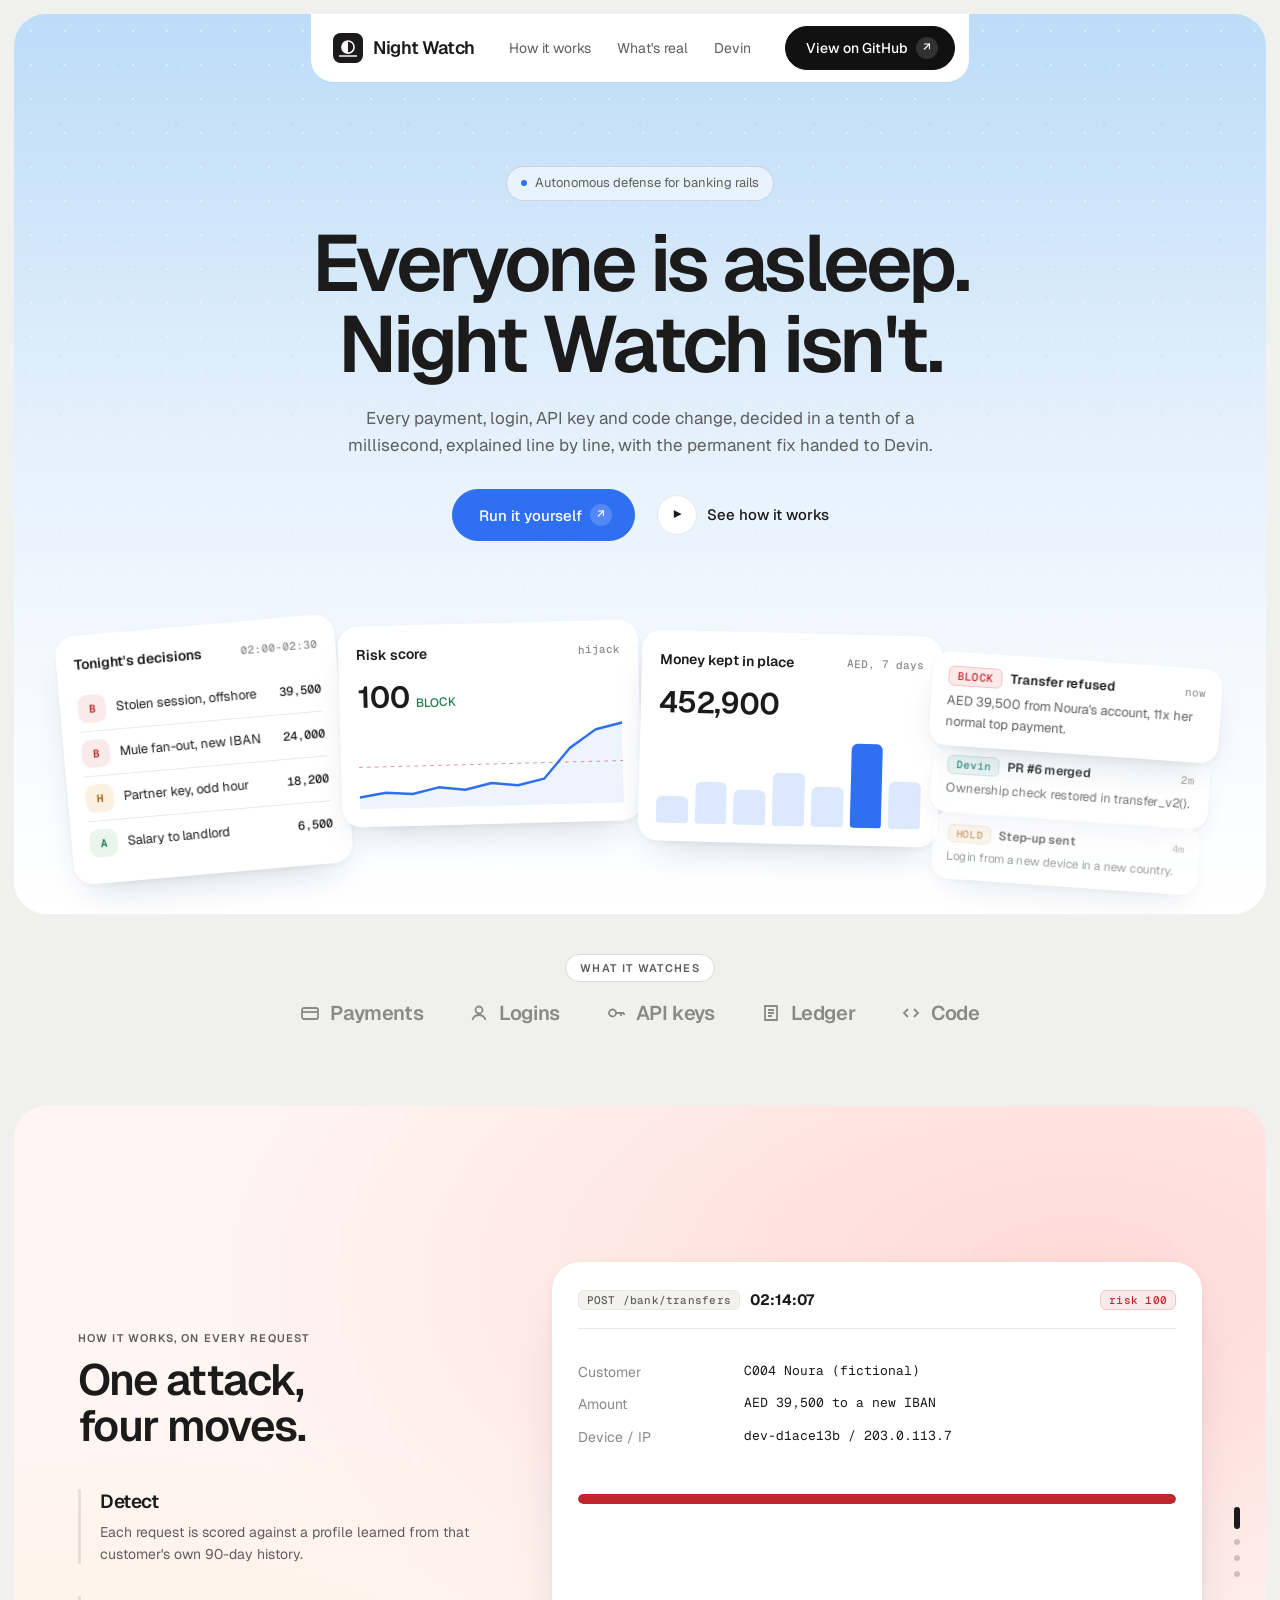
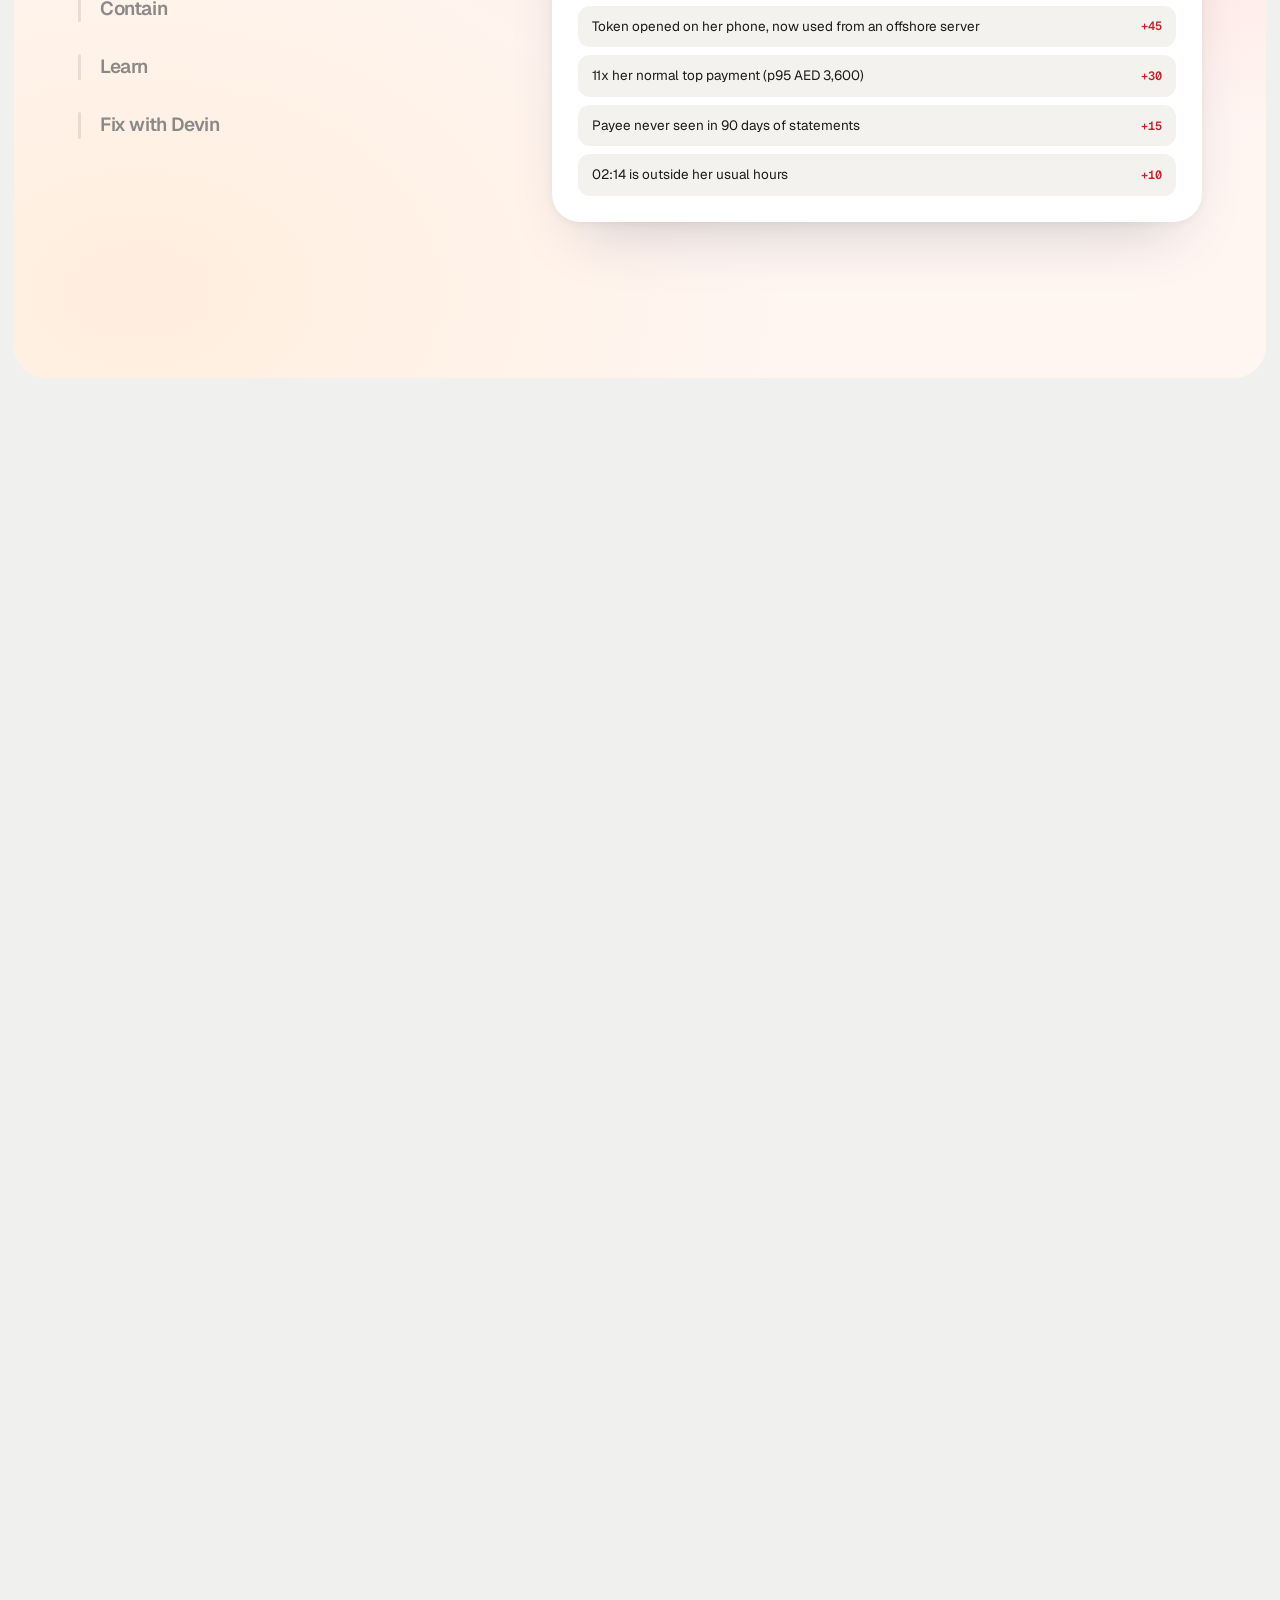
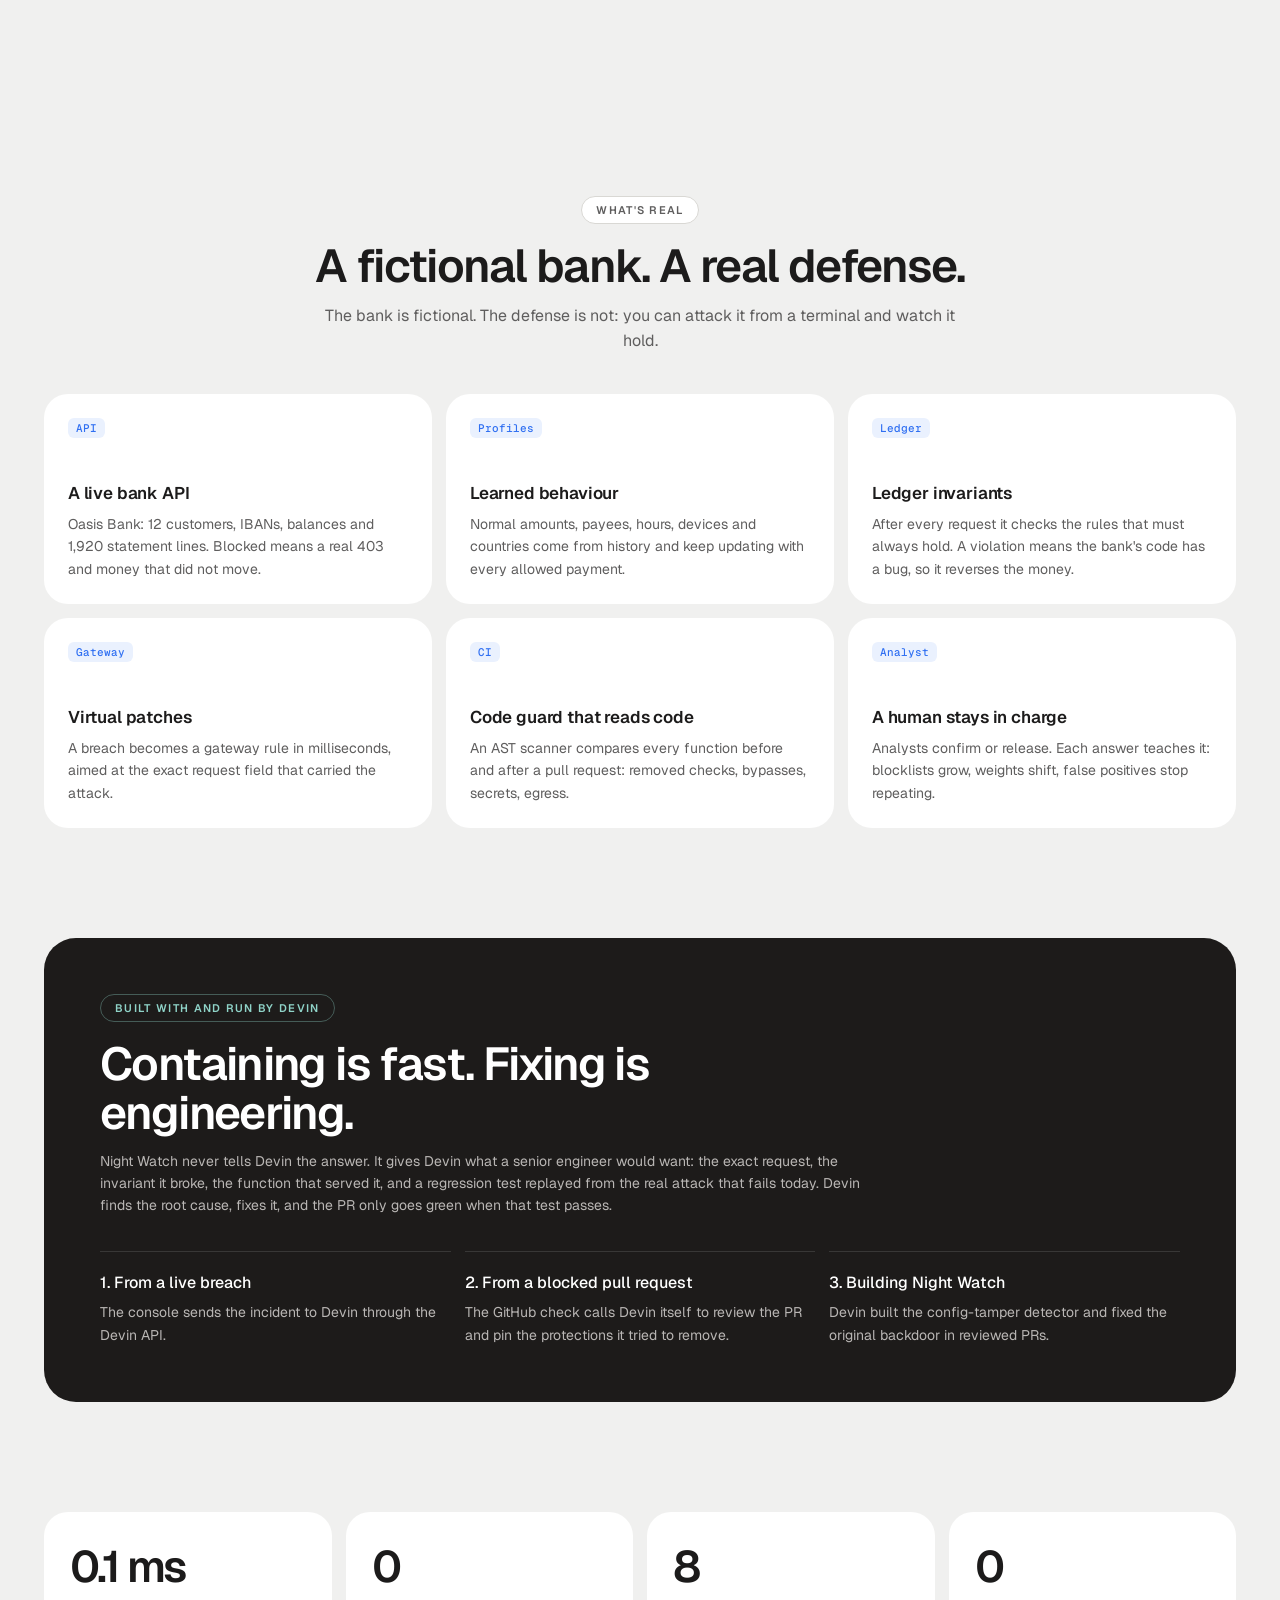
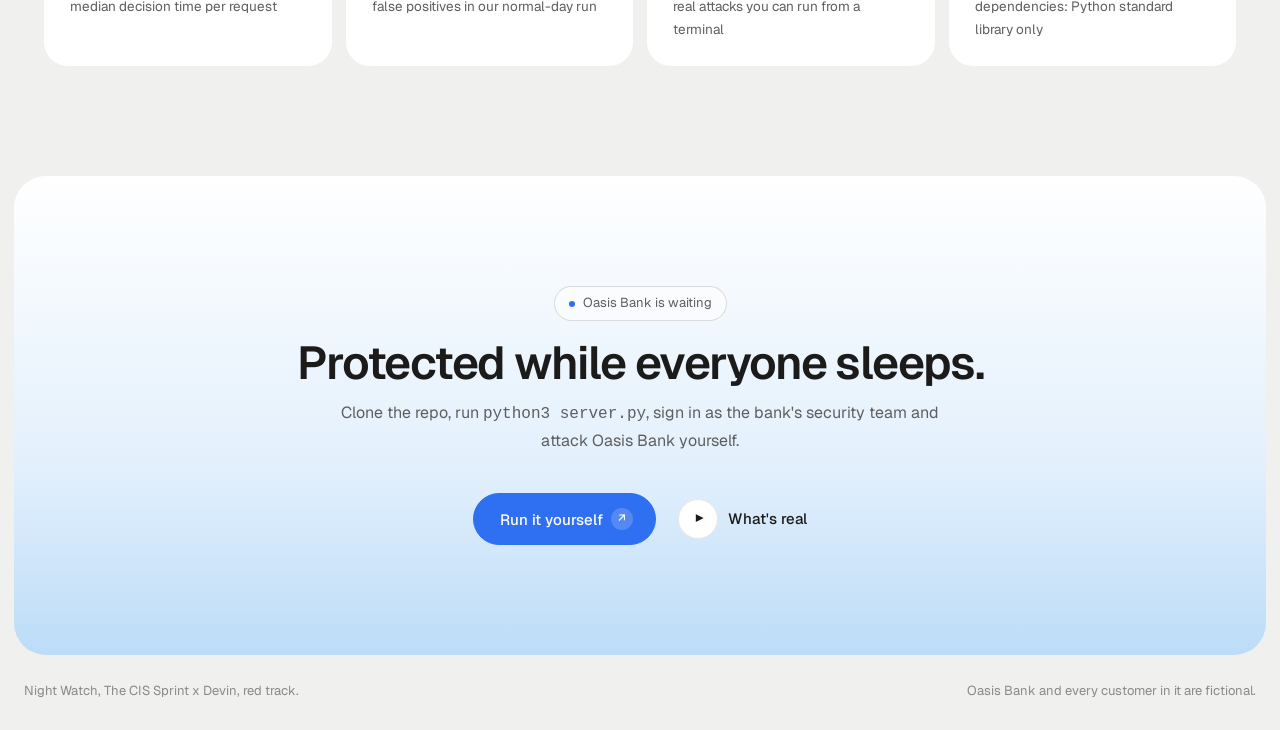
<file: index.html>
<!doctype html>
<html lang="en">
<head>
<meta charset="utf-8">
<meta name="viewport" content="width=device-width, initial-scale=1">
<title>Night Watch</title>
<meta name="description" content="Autonomous defense for a bank's code, data and payment rails.">
<link rel="icon" href="favicon.svg">
<link href="https://fonts.googleapis.com/css2?family=Geist:wght@400;500;600;700&family=Geist+Mono:wght@400;500;600&display=swap" rel="stylesheet">
<link rel="stylesheet" href="nw.css">
<style>
  :root { --blue: #2f6ff2; --blue-d: #1f58d6; --sky1: #bcdcf8; --sky2: #e3f0fc; --page: #f0f0ef; }
  body { background: var(--page); }
  .shell { max-width: 1440px; margin: 0 auto; padding: 14px; }

  /* ---------- hero ---------- */
  .hero { position: relative; border-radius: 32px; overflow: hidden; min-height: 900px;
    background: linear-gradient(180deg, var(--sky1) 0%, var(--sky2) 45%, #f7fbff 78%, #ffffff 100%); }
  .hero::before { content: ""; position: absolute; inset: 0; pointer-events: none; opacity: .55;
    background-image: radial-gradient(rgba(255,255,255,.9) 1px, transparent 1.4px), radial-gradient(rgba(47,111,242,.18) 1px, transparent 1.4px);
    background-size: 34px 34px, 58px 58px; background-position: 0 0, 17px 23px;
    -webkit-mask-image: linear-gradient(180deg, #000 0%, rgba(0,0,0,.6) 50%, transparent 85%); mask-image: linear-gradient(180deg, #000 0%, rgba(0,0,0,.6) 50%, transparent 85%); }
  .topnav { position: relative; z-index: 3; display: flex; justify-content: center; }
  .tab { display: flex; align-items: center; gap: 34px; background: #fff; padding: 12px 14px 12px 22px;
    border-radius: 0 0 22px 22px; box-shadow: 0 1px 0 rgba(0,0,0,.03); }
  .tab .links { display: flex; gap: 26px; }
  .tab .links a { color: var(--muted); font-size: 14px; }
  .tab .links a:hover { color: var(--text); text-decoration: none; }
  .btn.dark { background: #111; color: #fff; border-color: #111; padding: 10px 16px 10px 20px; }
  .btn.dark:hover { background: #000; }
  .btn.blue { background: var(--blue); border-color: var(--blue); color: #fff; padding: 14px 22px 14px 26px; font-size: 15px; }
  .btn.blue:hover { background: var(--blue-d); }
  .arrow { display: inline-grid; place-items: center; width: 22px; height: 22px; border-radius: 50%; background: rgba(255,255,255,.18); font-size: 12px; }
  .btn.dark .arrow { background: rgba(255,255,255,.14); }
  .hero-copy { position: relative; z-index: 2; text-align: center; padding: 84px 24px 0; }
  .badge { display: inline-flex; align-items: center; gap: 8px; border: 1px solid rgba(28,27,27,.14); background: rgba(255,255,255,.55);
    border-radius: 999px; padding: 6px 14px; font-size: 13px; color: var(--muted); }
  .badge i { width: 6px; height: 6px; border-radius: 50%; background: var(--blue); }
  h1 { font-size: clamp(42px, 6.2vw, 86px); line-height: 1.02; letter-spacing: -.045em; margin: 22px auto 0; font-weight: 600; max-width: 1000px; }
  .lead { font-size: 17px; color: var(--muted); max-width: 620px; margin: 20px auto 30px; }
  .cta { display: flex; gap: 22px; align-items: center; justify-content: center; flex-wrap: wrap; }
  .play { display: inline-flex; align-items: center; gap: 10px; color: var(--text); font-weight: 500; font-size: 15px; }
  .play b { display: grid; place-items: center; width: 40px; height: 40px; border-radius: 50%; background: #fff; border: 1px solid var(--line); font-size: 11px; padding-left: 2px; }
  .play:hover { text-decoration: none; }

  /* floating cards */
  .float { position: absolute; left: 0; right: 0; bottom: 0; height: 360px; z-index: 2; }
  .fc { position: absolute; background: #fff; border-radius: 20px; box-shadow: 0 18px 40px -18px rgba(20,40,80,.22), 0 2px 6px rgba(20,40,80,.05);
    padding: 18px; opacity: 0; transform: translateY(40px) rotate(var(--rot)); animation: rise .9s cubic-bezier(.2,.8,.2,1) forwards; }
  .fc.b { animation-delay: .12s; } .fc.c { animation-delay: .24s; } .fc.d { animation-delay: .36s; }
  @keyframes rise { to { opacity: 1; transform: translateY(0) rotate(var(--rot)); } }
  .fc h5 { margin: 0 0 12px; font-size: 14px; font-weight: 600; display: flex; align-items: center; gap: 8px; }
  .fc h5 .r { margin-left: auto; font: 500 11px var(--mono); color: var(--dim); }
  .fc.a { --rot: -5deg; left: 4%; bottom: 40px; width: 280px; }
  .fc.b { --rot: -1.5deg; left: 26%; bottom: 90px; width: 300px; }
  .fc.c { --rot: 1.5deg; right: 26%; bottom: 70px; width: 300px; }
  .fc.d { --rot: 4deg; right: 4%; bottom: 24px; width: 290px; background: transparent; box-shadow: none; padding: 0; }
  .li { display: flex; align-items: center; gap: 10px; padding: 8px 0; border-top: 1px solid var(--line); font-size: 13px; }
  .li:first-of-type { border-top: 0; }
  .li .ic { width: 28px; height: 28px; border-radius: 9px; display: grid; place-items: center; font: 600 11px var(--mono); }
  .li .amt { margin-left: auto; font: 500 12px var(--mono); }
  .ic.bad { background: var(--bad-bg); color: var(--bad); } .ic.warn { background: var(--warn-bg); color: var(--warn); } .ic.ok { background: var(--ok-bg); color: var(--ok); }
  .big { font: 600 30px var(--sans); letter-spacing: -.03em; } .big small { font: 500 12px var(--sans); color: var(--ok); margin-left: 6px; letter-spacing: 0; }
  .spark { width: 100%; height: 86px; display: block; margin-top: 6px; }
  .bars { display: flex; align-items: flex-end; gap: 7px; height: 92px; margin-top: 10px; }
  .bars span { flex: 1; background: #dbe8fd; border-radius: 6px 6px 3px 3px; }
  .bars span.hi { background: var(--blue); }
  .alert { background: #fff; border-radius: 18px; padding: 14px 16px; box-shadow: 0 18px 40px -18px rgba(20,40,80,.22), 0 2px 6px rgba(20,40,80,.05); font-size: 13px; }
  .alert + .alert { margin-top: -6px; transform: scale(.96); opacity: .85; position: relative; z-index: -1; }
  .alert + .alert + .alert { transform: scale(.92); opacity: .6; }
  .alert .t { display: flex; align-items: center; gap: 8px; font-weight: 600; }
  .alert .t .r { margin-left: auto; font: 400 11px var(--mono); color: var(--dim); }
  .alert p { margin: 4px 0 0; color: var(--muted); }

  .watches { display: flex; flex-direction: column; align-items: center; gap: 18px; padding: 40px 0 10px; }
  .watches .k { font: 600 11px var(--sans); letter-spacing: .12em; text-transform: uppercase; color: var(--muted); border: 1px solid var(--line2); border-radius: 999px; padding: 6px 14px; background: #fff; }
  .watches .row { display: flex; gap: 46px; flex-wrap: wrap; justify-content: center; color: #8a8a88; font: 600 20px var(--sans); letter-spacing: -.02em; }
  .watches .row span { display: inline-flex; align-items: center; gap: 10px; }
  .watches .row svg { width: 20px; height: 20px; }

  /* ---------- pinned scroll ---------- */
  .pin { position: relative; height: 420vh; margin-top: 70px; }
  .stage { position: sticky; top: 14px; height: calc(100vh - 28px); border-radius: 32px; overflow: hidden; display: grid;
    grid-template-columns: minmax(260px, .8fr) 1.2fr; gap: 40px; align-items: center; padding: 0 64px; }
  .bgs, .bgs i { position: absolute; inset: 0; }
  .bgs i { opacity: 0; transition: opacity .9s ease; }
  .bgs i.on { opacity: 1; }
  .bgs i:nth-child(1) { background: radial-gradient(120% 90% at 85% 20%, #ffd9d6 0%, transparent 60%), radial-gradient(90% 90% at 10% 90%, #ffeede 0%, transparent 60%), #fff6f2; }
  .bgs i:nth-child(2) { background: radial-gradient(120% 90% at 85% 20%, #ffe7bf 0%, transparent 60%), radial-gradient(90% 90% at 10% 90%, #fff3d6 0%, transparent 60%), #fffaf0; }
  .bgs i:nth-child(3) { background: radial-gradient(120% 90% at 85% 20%, #d9d4ff 0%, transparent 60%), radial-gradient(90% 90% at 10% 90%, #e6efff 0%, transparent 60%), #f6f5ff; }
  .bgs i:nth-child(4) { background: radial-gradient(120% 90% at 85% 20%, #c9efe6 0%, transparent 60%), radial-gradient(90% 90% at 10% 90%, #dbf0ff 0%, transparent 60%), #f2fbf9; }
  .side { position: relative; z-index: 1; }
  .side .eyebrow { font: 600 11px var(--sans); letter-spacing: .1em; text-transform: uppercase; color: var(--muted); }
  .side h2 { font-size: clamp(30px, 3.4vw, 48px); letter-spacing: -.035em; line-height: 1.05; margin: 12px 0 26px; font-weight: 600; }
  .steps { list-style: none; padding: 0; margin: 0; display: flex; flex-direction: column; gap: 4px; }
  .steps li { position: relative; padding: 12px 0 12px 22px; cursor: pointer; color: var(--dim); transition: color .4s; }
  .steps li::before { content: ""; position: absolute; left: 0; top: 14px; bottom: 14px; width: 3px; border-radius: 3px; background: rgba(28,27,27,.1); }
  .steps li i { position: absolute; left: 0; top: 14px; width: 3px; height: 0; border-radius: 3px; background: var(--text); }
  .steps li b { display: block; font-size: 19px; font-weight: 600; letter-spacing: -.02em; color: inherit; }
  .steps li span { display: block; font-size: 14px; max-height: 0; overflow: hidden; opacity: 0; transition: max-height .5s ease, opacity .4s; color: var(--muted); }
  .steps li.on { color: var(--text); }
  .steps li.on span { max-height: 90px; opacity: 1; margin-top: 4px; }
  .panel { position: relative; z-index: 1; height: min(560px, 74vh); }
  .state { position: absolute; inset: 0; background: #fff; border-radius: 28px; padding: 26px; box-shadow: 0 30px 60px -30px rgba(30,30,60,.25), 0 2px 8px rgba(30,30,60,.05);
    opacity: 0; transform: translateY(26px) scale(.97); transition: opacity .55s ease, transform .65s cubic-bezier(.2,.8,.2,1); pointer-events: none; display: flex; flex-direction: column; }
  .state.on { opacity: 1; transform: none; pointer-events: auto; }
  .state.past { transform: translateY(-26px) scale(.97); }
  .state .head { display: flex; align-items: center; gap: 10px; padding-bottom: 16px; border-bottom: 1px solid var(--line); }
  .state .head b { font-size: 15px; } .state .head .r { margin-left: auto; }
  .kv { display: grid; grid-template-columns: 150px 1fr; gap: 10px 16px; padding: 18px 0; font-size: 14px; }
  .kv dt { color: var(--dim); } .kv dd { margin: 0; font-family: var(--mono); font-size: 13px; }
  .reasons { margin-top: auto; display: flex; flex-direction: column; gap: 8px; }
  .reason { display: flex; gap: 12px; align-items: center; background: var(--panel2); border-radius: 12px; padding: 10px 14px; font-size: 13.5px; }
  .reason .pts { margin-left: auto; font: 600 12px var(--mono); color: var(--bad); }
  .meter { height: 10px; border-radius: 10px; background: var(--panel2); overflow: hidden; margin: 14px 0 4px; }
  .meter i { display: block; height: 100%; width: 0; background: var(--bad); border-radius: 10px; transition: width 1s cubic-bezier(.2,.8,.2,1) .2s; }
  .state.on .meter i { width: var(--w); }
  .actions { display: flex; flex-direction: column; gap: 10px; padding-top: 18px; }
  .act { display: flex; gap: 14px; align-items: center; border: 1px solid var(--line); border-radius: 14px; padding: 14px 16px; opacity: 0; transform: translateX(16px); transition: opacity .4s, transform .5s; }
  .state.on .act { opacity: 1; transform: none; }
  .state.on .act:nth-child(2) { transition-delay: .12s; } .state.on .act:nth-child(3) { transition-delay: .24s; } .state.on .act:nth-child(4) { transition-delay: .36s; }
  .act .ic { width: 34px; height: 34px; border-radius: 10px; display: grid; place-items: center; font: 600 12px var(--mono); }
  .act p { margin: 0; font-size: 13.5px; } .act p small { display: block; color: var(--muted); font-size: 12.5px; }
  .code { background: var(--graphite); color: #c8c6c5; border-radius: 16px; padding: 16px 18px; font: 12.5px/1.8 var(--mono); margin-top: 16px; flex: 1; overflow: hidden; }
  .code .a { color: #7fd1a3; } .code .d { color: #f08a8a; } .code .m { color: #858381; }
  .pr { display: flex; align-items: center; gap: 12px; border: 1px solid var(--line); border-radius: 14px; padding: 14px 16px; margin-top: 12px; }
  .pr .dot { width: 30px; height: 30px; border-radius: 50%; display: grid; place-items: center; background: var(--devin-bg); color: var(--devin); font: 600 12px var(--mono); }
  .prog { position: absolute; z-index: 2; right: 26px; top: 50%; transform: translateY(-50%); display: flex; flex-direction: column; gap: 10px; }
  .prog i { width: 6px; height: 6px; border-radius: 50%; background: rgba(28,27,27,.2); transition: height .4s, background .4s; }
  .prog i.on { height: 22px; border-radius: 6px; background: var(--text); }

  /* ---------- rest ---------- */
  .wrap2 { max-width: 1240px; margin: 0 auto; padding: 0 24px; }
  section.block { padding: 110px 0 0; }
  .center { text-align: center; }
  .eyebrow2 { display: inline-block; font: 600 11px var(--sans); letter-spacing: .12em; text-transform: uppercase; color: var(--muted); border: 1px solid var(--line2); border-radius: 999px; padding: 6px 14px; background: #fff; }
  .h2 { font-size: clamp(30px, 3.6vw, 50px); letter-spacing: -.035em; line-height: 1.06; margin: 18px 0 12px; font-weight: 600; }
  .sub { color: var(--muted); font-size: 16px; max-width: 640px; margin: 0 auto 40px; }
  .grid3 { display: grid; grid-template-columns: repeat(3, 1fr); gap: 14px; }
  .feat { background: #fff; border-radius: 24px; padding: 24px; min-height: 210px; display: flex; flex-direction: column; text-align: left;
    opacity: 0; transform: translateY(24px); transition: opacity .6s, transform .7s cubic-bezier(.2,.8,.2,1); }
  .feat.seen { opacity: 1; transform: none; }
  .feat .tag { font: 500 11px var(--mono); color: var(--blue); background: #eaf1fe; border-radius: 6px; padding: 3px 8px; align-self: flex-start; margin-bottom: auto; }
  .feat h4 { margin: 32px 0 6px; font-size: 17px; font-weight: 600; letter-spacing: -.01em; }
  .feat p { margin: 0; color: var(--muted); font-size: 14px; }
  .devinbox { background: var(--graphite); color: #f4f0ef; border-radius: 32px; padding: 56px; text-align: left; }
  .devinbox .eyebrow2 { background: transparent; color: #8fd3c8; border-color: rgba(143,211,200,.35); }
  .devinbox .h2 { color: #fff; max-width: 780px; }
  .devinbox .sub { color: #b9b6b4; margin: 0 0 34px; max-width: 760px; }
  .devinbox .grid3 > div { border-top: 1px solid rgba(255,255,255,.12); padding-top: 18px; }
  .devinbox h4 { margin: 0 0 6px; color: #fff; font-weight: 500; font-size: 16px; }
  .devinbox p { margin: 0; color: #b9b6b4; font-size: 14px; }
  .stats { display: grid; grid-template-columns: repeat(4, 1fr); gap: 14px; }
  .stat { background: #fff; border-radius: 24px; padding: 26px; }
  .stat b { display: block; font: 600 44px var(--sans); letter-spacing: -.045em; }
  .stat span { color: var(--muted); font-size: 13.5px; }
  .final { margin-top: 110px; border-radius: 32px; padding: 110px 24px; text-align: center;
    background: linear-gradient(180deg, #ffffff 0%, var(--sky2) 60%, var(--sky1) 100%); }
  footer { padding: 26px 10px 16px; color: var(--dim); font-size: 13px; display: flex; gap: 20px; flex-wrap: wrap; }
  footer .r { margin-left: auto; }

  @media (max-width: 1100px) { .fc.b, .fc.c { display: none; } .fc.a { left: 3%; } .fc.d { right: 3%; } }
  @media (max-width: 860px) {
    .tab { gap: 14px; padding-left: 14px; } .tab .links { display: none; }
    .hero { min-height: 0; padding-bottom: 30px; } .hero-copy { padding-top: 56px; }
    .float { position: relative; height: auto; display: flex; flex-direction: column; gap: 14px; padding: 36px 16px 0; }
    .fc { position: relative; left: auto !important; right: auto !important; bottom: auto !important; width: auto !important; --rot: 0deg !important; }
    .fc.b, .fc.c { display: none; }
    .pin { height: auto; } .stage { position: relative; top: 0; height: auto; grid-template-columns: 1fr; padding: 40px 18px; gap: 20px; }
    .panel { height: auto; display: flex; flex-direction: column; gap: 14px; }
    .state, .state.past { position: relative; opacity: 1; transform: none; }
    .state .act { opacity: 1; transform: none; } .state .meter i { width: var(--w); }
    .steps li span { max-height: none; opacity: 1; } .prog { display: none; } .bgs i:first-child { opacity: 1; }
    .grid3, .stats { grid-template-columns: 1fr; } .devinbox { padding: 32px 22px; }
    .kv { grid-template-columns: 110px 1fr; }
    .watches .row { gap: 18px 26px; font-size: 16px; }
  }
  @media (prefers-reduced-motion: reduce) { *, *::before { transition: none !important; animation: none !important; } .fc { opacity: 1; transform: rotate(var(--rot)); } .feat { opacity: 1; transform: none; } }
</style>
</head>
<body>
<div class="shell">
  <header class="hero">
    <div class="topnav">
      <div class="tab">
        <a class="brand" href="./"><img src="favicon.svg" alt=""><span class="logo">Night Watch</span></a>
        <nav class="links"><a href="#how">How it works</a><a href="#real">What's real</a><a href="#devin">Devin</a></nav>
        <a class="btn dark" href="https://github.com/DaniyarUE/CIS-Hackathon#readme">View on GitHub <span class="arrow">&#8599;</span></a>
      </div>
    </div>

    <div class="hero-copy">
      <span class="badge"><i></i>Autonomous defense for banking rails</span>
      <h1>Everyone is asleep.<br>Night Watch isn't.</h1>
      <p class="lead">Every payment, login, API key and code change, decided in a tenth of a millisecond,
        explained line by line, with the permanent fix handed to Devin.</p>
      <div class="cta">
        <a class="btn blue" href="https://github.com/DaniyarUE/CIS-Hackathon#readme">Run it yourself <span class="arrow">&#8599;</span></a>
        <a class="play" href="#how"><b>&#9654;</b>See how it works</a>
      </div>
    </div>

    <div class="float" aria-label="Examples of what Night Watch shows">
      <div class="fc a">
        <h5>Tonight's decisions <span class="r">02:00-02:30</span></h5>
        <div class="li"><span class="ic bad">B</span>Stolen session, offshore<span class="amt">39,500</span></div>
        <div class="li"><span class="ic bad">B</span>Mule fan-out, new IBAN<span class="amt">24,000</span></div>
        <div class="li"><span class="ic warn">H</span>Partner key, odd hour<span class="amt">18,200</span></div>
        <div class="li"><span class="ic ok">A</span>Salary to landlord<span class="amt">6,500</span></div>
      </div>
      <div class="fc b">
        <h5>Risk score <span class="r">hijack</span></h5>
        <div class="big">100<small>BLOCK</small></div>
        <svg class="spark" viewBox="0 0 300 86" preserveAspectRatio="none" aria-hidden="true">
          <path d="M0 74 L30 70 L60 72 L90 66 L120 69 L150 63 L180 66 L210 60 L240 30 L270 12 L300 6" fill="none" stroke="#2f6ff2" stroke-width="2.5" stroke-linecap="round" stroke-linejoin="round"/>
          <path d="M0 74 L30 70 L60 72 L90 66 L120 69 L150 63 L180 66 L210 60 L240 30 L270 12 L300 6 L300 86 L0 86Z" fill="#2f6ff2" opacity=".08"/>
          <line x1="0" x2="300" y1="44" y2="44" stroke="#c0262d" stroke-dasharray="4 5" opacity=".5"/>
        </svg>
      </div>
      <div class="fc c">
        <h5>Money kept in place <span class="r">AED, 7 days</span></h5>
        <div class="big">452,900</div>
        <div class="bars" aria-hidden="true"><span style="height:30%"></span><span style="height:46%"></span><span style="height:38%"></span><span style="height:58%"></span><span style="height:44%"></span><span class="hi" style="height:92%"></span><span style="height:52%"></span></div>
      </div>
      <div class="fc d">
        <div class="alert"><div class="t"><span class="pill BLOCK">BLOCK</span>Transfer refused<span class="r">now</span></div><p>AED 39,500 from Noura's account, 11x her normal top payment.</p></div>
        <div class="alert"><div class="t"><span class="pill devin">Devin</span>PR #6 merged<span class="r">2m</span></div><p>Ownership check restored in transfer_v2().</p></div>
        <div class="alert"><div class="t"><span class="pill CONTAIN">HOLD</span>Step-up sent<span class="r">4m</span></div><p>Login from a new device in a new country.</p></div>
      </div>
    </div>
  </header>

  <div class="watches">
    <span class="k">What it watches</span>
    <div class="row">
      <span><svg viewBox="0 0 20 20" fill="none" stroke="currentColor" stroke-width="1.8"><rect x="2" y="5" width="16" height="11" rx="2"/><path d="M2 9h16"/></svg>Payments</span>
      <span><svg viewBox="0 0 20 20" fill="none" stroke="currentColor" stroke-width="1.8"><circle cx="10" cy="7" r="3.5"/><path d="M3.5 17c1-3.2 3.6-5 6.5-5s5.5 1.8 6.5 5"/></svg>Logins</span>
      <span><svg viewBox="0 0 20 20" fill="none" stroke="currentColor" stroke-width="1.8"><circle cx="6.5" cy="10" r="3.5"/><path d="M10 10h8M15 10v3M18 10v2"/></svg>API keys</span>
      <span><svg viewBox="0 0 20 20" fill="none" stroke="currentColor" stroke-width="1.8"><path d="M4 3h12v14H4zM7 7h6M7 10h6M7 13h4"/></svg>Ledger</span>
      <span><svg viewBox="0 0 20 20" fill="none" stroke="currentColor" stroke-width="1.8"><path d="M7 6l-4 4 4 4M13 6l4 4-4 4"/></svg>Code</span>
    </div>
  </div>

  <!-- pinned scroll: the panel stays, its state swaps -->
  <section class="pin" id="how">
    <div class="stage">
      <div class="bgs" aria-hidden="true"><i class="on"></i><i></i><i></i><i></i></div>
      <div class="side">
        <div class="eyebrow">How it works, on every request</div>
        <h2>One attack,<br>four moves.</h2>
        <ol class="steps">
          <li class="on" data-i="0"><i></i><b>Detect</b><span>Each request is scored against a profile learned from that customer's own 90-day history.</span></li>
          <li data-i="1"><i></i><b>Contain</b><span>Kill the session, revoke the key, refuse the payment. Enforced in the bank, a real 403.</span></li>
          <li data-i="2"><i></i><b>Learn</b><span>A breach becomes a gateway rule and a regression test, aimed at the exact field that carried it.</span></li>
          <li data-i="3"><i></i><b>Fix with Devin</b><span>Devin gets the evidence and the failing test, finds the root cause and opens the PR.</span></li>
        </ol>
      </div>
      <div class="panel">
        <div class="state on">
          <div class="head"><span class="pill">POST /bank/transfers</span><b>02:14:07</b><span class="r pill BLOCK">risk 100</span></div>
          <dl class="kv">
            <dt>Customer</dt><dd>C004 Noura (fictional)</dd>
            <dt>Amount</dt><dd>AED 39,500 to a new IBAN</dd>
            <dt>Device / IP</dt><dd>dev-d1ace13b / 203.0.113.7</dd>
          </dl>
          <div class="meter" style="--w:100%"><i></i></div>
          <div class="reasons">
            <div class="reason">Token opened on her phone, now used from an offshore server<span class="pts">+45</span></div>
            <div class="reason">11x her normal top payment (p95 AED 3,600)<span class="pts">+30</span></div>
            <div class="reason">Payee never seen in 90 days of statements<span class="pts">+15</span></div>
            <div class="reason">02:14 is outside her usual hours<span class="pts">+10</span></div>
          </div>
        </div>
        <div class="state">
          <div class="head"><span class="pill BLOCK">BLOCK</span><b>Contained in 0.15 ms</b><span class="r pill">HTTP 403</span></div>
          <div class="actions">
            <div class="act"><span class="ic ic bad">403</span><p>Transfer refused at the gateway<small>The bank never saw it. Balance unchanged.</small></p></div>
            <div class="act"><span class="ic bad">&#10005;</span><p>Session token destroyed<small>Every session for C004 revoked in the bank itself.</small></p></div>
            <div class="act"><span class="ic warn">IP</span><p>203.0.113.7 marked hostile<small>Next request from this network starts at +40.</small></p></div>
            <div class="act"><span class="ic ok">&#10003;</span><p>Analyst queue: confirm or release<small>A human stays in charge of the final call.</small></p></div>
          </div>
        </div>
        <div class="state">
          <div class="head"><span class="pill CONTAIN">BREACH</span><b>Ledger invariant OWNERSHIP broken</b><span class="r pill">INC-0014</span></div>
          <div class="actions">
            <div class="act"><span class="ic bad">&#8634;</span><p>AED 4,900 reversed<small>Before the response left the bank.</small></p></div>
            <div class="act"><span class="ic warn">VP</span><p>Virtual patch VP-001 learned<small>from_account must belong to the token's customer on /bank/v2/transfers.</small></p></div>
          </div>
          <div class="code"><span class="m"># oasis/tests/test_inc_0014.py, written from the real attack</span><br>
def test_inc_0014_replay(bank):<br>
&nbsp;&nbsp;tok = login(bank, "C007")<br>
&nbsp;&nbsp;r = transfer_v2(bank, tok, from_account=<span class="d">"C002"</span>, amount=4900)<br>
&nbsp;&nbsp;<span class="a">assert r.status == 403</span>&nbsp;&nbsp;<span class="m"># fails today</span></div>
        </div>
        <div class="state">
          <div class="head"><span class="pill devin">Devin</span><b>Root cause fixed</b><span class="r pill ALLOW">tests pass</span></div>
          <div class="code"><span class="m">oasis/bank.py · _move()</span><br>
<span class="a">+ &nbsp;acc = self._authorize_debit(principal, from_account)</span><br>
<span class="a">+ &nbsp;if acc.customer_id != principal.customer_id:</span><br>
<span class="a">+ &nbsp;&nbsp;&nbsp;&nbsp;raise Forbidden("not your account")</span><br>
<span class="d">- &nbsp;acc = self.accounts[from_account]</span></div>
          <div class="pr"><span class="dot">#6</span><div><b>Fix INC-0014: enforce ownership in every debit path</b><div class="muted" style="font-size:13px">Opened by Devin from the incident. Merged. The bank now refuses the attack itself.</div></div></div>
          <div class="pr"><span class="dot">#7</span><div><b>Malicious PR blocked by the code guard</b><div class="muted" style="font-size:13px">5 findings: limit check removed, bypass flag, secret in code. Devin asked to review.</div></div></div>
        </div>
      </div>
      <div class="prog" aria-hidden="true"><i class="on"></i><i></i><i></i><i></i></div>
    </div>
  </section>

  <div class="wrap2">
    <section class="block center" id="real">
      <span class="eyebrow2">What's real</span>
      <h2 class="h2">A fictional bank. A real defense.</h2>
      <p class="sub">The bank is fictional. The defense is not: you can attack it from a terminal and watch it hold.</p>
      <div class="grid3">
        <div class="feat"><span class="tag">API</span><h4>A live bank API</h4><p>Oasis Bank: 12 customers, IBANs, balances and 1,920 statement lines. Blocked means a real 403 and money that did not move.</p></div>
        <div class="feat"><span class="tag">Profiles</span><h4>Learned behaviour</h4><p>Normal amounts, payees, hours, devices and countries come from history and keep updating with every allowed payment.</p></div>
        <div class="feat"><span class="tag">Ledger</span><h4>Ledger invariants</h4><p>After every request it checks the rules that must always hold. A violation means the bank's code has a bug, so it reverses the money.</p></div>
        <div class="feat"><span class="tag">Gateway</span><h4>Virtual patches</h4><p>A breach becomes a gateway rule in milliseconds, aimed at the exact request field that carried the attack.</p></div>
        <div class="feat"><span class="tag">CI</span><h4>Code guard that reads code</h4><p>An AST scanner compares every function before and after a pull request: removed checks, bypasses, secrets, egress.</p></div>
        <div class="feat"><span class="tag">Analyst</span><h4>A human stays in charge</h4><p>Analysts confirm or release. Each answer teaches it: blocklists grow, weights shift, false positives stop repeating.</p></div>
      </div>
    </section>

    <section class="block" id="devin">
      <div class="devinbox">
        <span class="eyebrow2">Built with and run by Devin</span>
        <h2 class="h2">Containing is fast. Fixing is engineering.</h2>
        <p class="sub">Night Watch never tells Devin the answer. It gives Devin what a senior engineer would want:
          the exact request, the invariant it broke, the function that served it, and a regression test replayed from the real attack
          that fails today. Devin finds the root cause, fixes it, and the PR only goes green when that test passes.</p>
        <div class="grid3">
          <div><h4>1. From a live breach</h4><p>The console sends the incident to Devin through the Devin API.</p></div>
          <div><h4>2. From a blocked pull request</h4><p>The GitHub check calls Devin itself to review the PR and pin the protections it tried to remove.</p></div>
          <div><h4>3. Building Night Watch</h4><p>Devin built the config-tamper detector and fixed the original backdoor in reviewed PRs.</p></div>
        </div>
      </div>
    </section>

    <section class="block">
      <div class="stats">
        <div class="stat"><b>0.1 ms</b><span>median decision time per request</span></div>
        <div class="stat"><b>0</b><span>false positives in our normal-day run</span></div>
        <div class="stat"><b>8</b><span>real attacks you can run from a terminal</span></div>
        <div class="stat"><b>0</b><span>dependencies: Python standard library only</span></div>
      </div>
    </section>
  </div>

  <section class="final">
    <span class="badge"><i></i>Oasis Bank is waiting</span>
    <h2 class="h2">Protected while everyone sleeps.</h2>
    <p class="sub">Clone the repo, run <code>python3 server.py</code>, sign in as the bank's security team and attack Oasis Bank yourself.</p>
    <div class="cta"><a class="btn blue" href="https://github.com/DaniyarUE/CIS-Hackathon#readme">Run it yourself <span class="arrow">&#8599;</span></a><a class="play" href="#real"><b>&#9654;</b>What's real</a></div>
  </section>

  <footer>
    <span>Night Watch, The CIS Sprint x Devin, red track.</span>
    <span class="r">Oasis Bank and every customer in it are fictional.</span>
  </footer>
</div>
<script>
(function () {
  var pin = document.querySelector('.pin'), states = pin.querySelectorAll('.state'), items = pin.querySelectorAll('.steps li'),
      bgs = pin.querySelectorAll('.bgs i'), dots = pin.querySelectorAll('.prog i'), N = states.length, cur = -1;
  var mobile = window.matchMedia('(max-width: 860px)');
  function set(i) {
    if (i === cur) return; cur = i;
    for (var k = 0; k < N; k++) {
      states[k].classList.toggle('on', k === i); states[k].classList.toggle('past', k < i);
      items[k].classList.toggle('on', k === i); bgs[k].classList.toggle('on', k === i); dots[k].classList.toggle('on', k === i);
    }
  }
  var ticking = false;
  function update() {
    ticking = false; if (mobile.matches) return;
    var r = pin.getBoundingClientRect(), span = r.height - window.innerHeight;
    var p = Math.min(1, Math.max(0, -r.top / span));
    var seg = p * N, i = Math.min(N - 1, Math.floor(seg)), within = seg - i;
    set(i);
    for (var k = 0; k < N; k++) { var bar = items[k].querySelector('i'), h = items[k].offsetHeight - 28;
      bar.style.height = (k < i ? h : k === i ? h * within : 0) + 'px'; }
  }
  window.addEventListener('scroll', function () { if (!ticking) { ticking = true; requestAnimationFrame(update); } }, { passive: true });
  window.addEventListener('resize', update);
  items.forEach(function (li, k) { li.addEventListener('click', function () {
    var top = pin.getBoundingClientRect().top + window.scrollY, span = pin.offsetHeight - window.innerHeight;
    window.scrollTo({ top: top + span * (k + 0.5) / N, behavior: 'smooth' }); }); });
  update();
  var io = new IntersectionObserver(function (es) { es.forEach(function (e) { if (e.isIntersecting) { e.target.classList.add('seen'); io.unobserve(e.target); } }); }, { threshold: .15 });
  document.querySelectorAll('.feat').forEach(function (el, k) { el.style.transitionDelay = (k % 3) * 80 + 'ms'; io.observe(el); });
})();
</script>
</body>
</html>
</file>
<file: nw.css>
/* Night Watch: light, precise, monochrome. Colour only where it means something. */
:root {
  --bg: #f7f7f5; --panel: #ffffff; --panel2: #f3f2ef; --line: #e8e8e6; --line2: #d9d8d4;
  --text: #1c1b1b; --muted: #5f5e5e; --dim: #8a8987; --accent: #1c1b1b; --accent2: #1c1b1b;
  --ok: #1f7a4d; --warn: #a15c07; --bad: #c0262d; --devin: #0f766e;
  --ok-bg: #eaf5ee; --warn-bg: #fbf1e2; --bad-bg: #fbeaea; --devin-bg: #e8f4f2;
  --graphite: #1d1b1a; --graphite-line: rgba(255,255,255,.10);
  --sans: Geist, Inter, -apple-system, BlinkMacSystemFont, "Segoe UI", sans-serif;
  --mono: "Geist Mono", "JetBrains Mono", ui-monospace, SFMono-Regular, Menlo, monospace;
  --r: 24px;
}
* { box-sizing: border-box; }
html, body { margin: 0; }
body { background: var(--bg); color: var(--text); font: 14px/1.6 var(--sans); min-height: 100vh; -webkit-font-smoothing: antialiased; }
a { color: var(--text); text-decoration: none; }
a:hover { text-decoration: underline; text-underline-offset: 3px; }
.mono { font-family: var(--mono); }
.muted { color: var(--muted); }
.dim { color: var(--dim); }
.wrap { max-width: 1440px; margin: 0 auto; padding: 0 24px; }
.brand { display: flex; align-items: center; gap: 10px; color: var(--text); }
.brand:hover { text-decoration: none; }
.brand img { width: 30px; height: 30px; }
.logo { font-weight: 600; font-size: 18px; letter-spacing: -.02em; }
.logo span, .grad { color: inherit; }
.label { font: 600 11px var(--sans); letter-spacing: .08em; text-transform: uppercase; color: var(--dim); }
.btn { display: inline-flex; align-items: center; gap: 8px; border-radius: 999px; border: 1px solid var(--line2);
  background: var(--panel); color: var(--text); padding: 10px 18px; font: 500 14px var(--sans); cursor: pointer;
  transition: background .15s, border-color .15s; }
.btn:hover { background: var(--panel2); text-decoration: none; }
.btn.primary { background: var(--text); border-color: var(--text); color: #fff; }
.btn.primary:hover { background: #000; }
.btn.ok { color: var(--ok); border-color: #bfe0cc; background: var(--ok-bg); }
.btn.bad { color: var(--bad); border-color: #efc5c5; background: var(--bad-bg); }
.btn.devin { color: var(--devin); border-color: #bfe0db; background: var(--devin-bg); }
.btn.sm { padding: 6px 12px; font-size: 12.5px; }
.btn:disabled { opacity: .45; cursor: default; }
.card { background: var(--panel); border: 1px solid var(--line); border-radius: var(--r); padding: 20px; }
.card h3 { margin: 0 0 14px; font: 600 11px var(--sans); text-transform: uppercase; letter-spacing: .08em; color: var(--dim);
  display: flex; align-items: center; gap: 8px; }
.card h3 .right { margin-left: auto; text-transform: none; letter-spacing: 0; font-weight: 400; font-size: 12px; }
.pill { display: inline-flex; align-items: center; gap: 6px; padding: 2px 8px; border-radius: 6px; font: 500 11px var(--mono);
  letter-spacing: .02em; border: 1px solid var(--line); color: var(--muted); background: var(--panel2); white-space: nowrap; }
.pill.ALLOW { color: var(--ok); border-color: #cfe6d8; background: var(--ok-bg); }
.pill.CONTAIN { color: var(--warn); border-color: #efd9b5; background: var(--warn-bg); }
.pill.BLOCK { color: var(--bad); border-color: #efc5c5; background: var(--bad-bg); }
.pill.devin { color: var(--devin); border-color: #bfe0db; background: var(--devin-bg); }
input { width: 100%; background: var(--panel); border: 1px solid var(--line2); color: var(--text); border-radius: 10px;
  padding: 12px 14px; font: 15px var(--sans); outline: none; transition: border-color .15s, box-shadow .15s; }
input:focus { border-color: var(--text); box-shadow: 0 0 0 3px rgba(28,27,27,.08); }
::-webkit-scrollbar { width: 8px; height: 8px; } ::-webkit-scrollbar-thumb { background: var(--line2); border-radius: 8px; }
</file>
